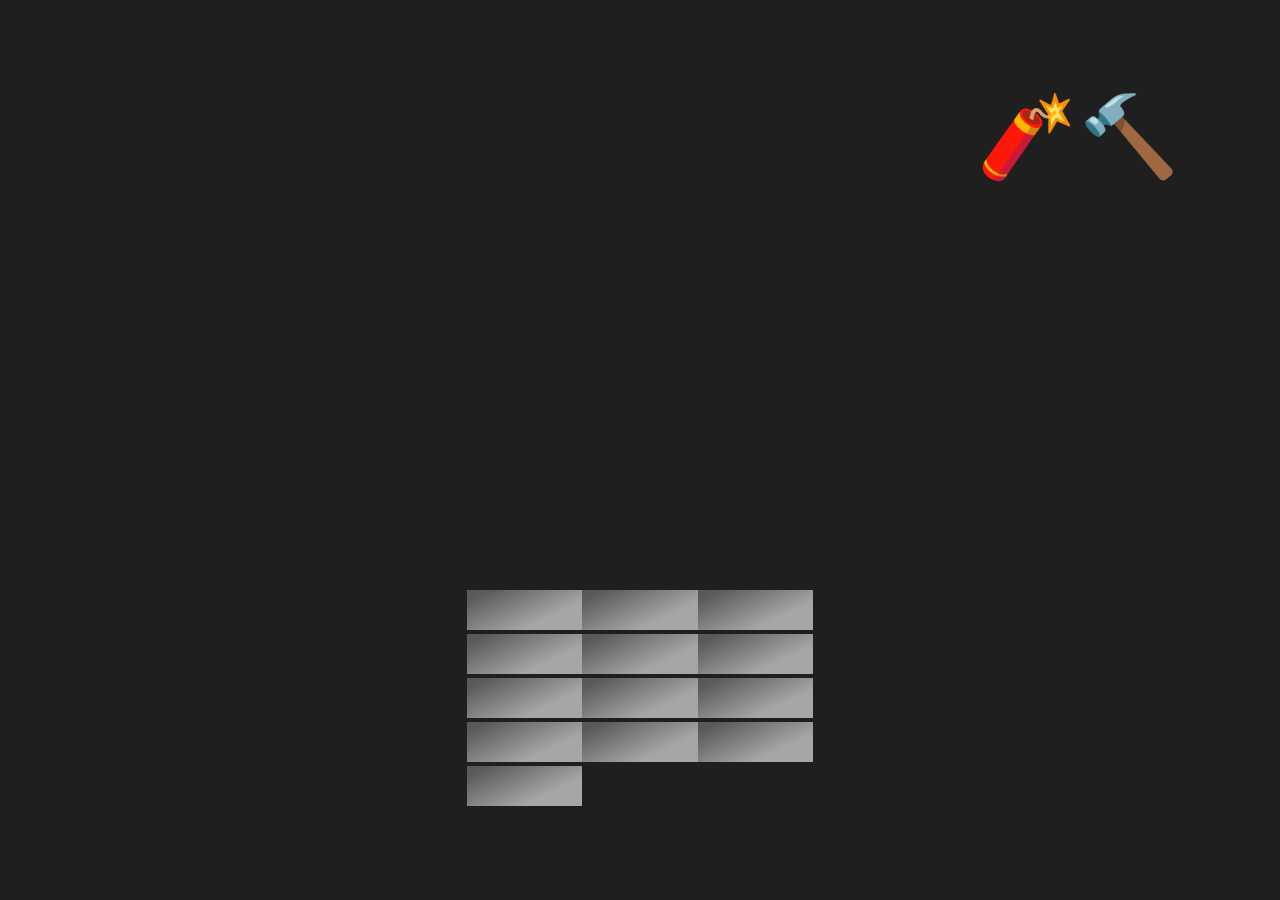
<file: build-brick-and-break.html>
<!DOCTYPE html>
<html>
<head>
  <title>Build brick and break</title>
  <meta http-equiv="Content-Type" content="text/html; charset=utf-8" />
  <link id="fav" rel="shortcut icon" type="image/x-icon" href="data:image/x-icon;,">
  <link rel="stylesheet" type="text/css" href="./build-brick-and-break.data.css">
</head>
<body>
  <script type="module">
    import { build, repair, destroy } from './build-brick-and-break.js'
    build(54)
    const body = document.querySelector('body')
    const tools = document.createElement('section')
    tools.id = 'tools'
    body.append(tools)
    const dynamite = document.createElement('span')
    dynamite.id = 'dynamite'
    dynamite.textContent = '🧨'
    dynamite.addEventListener('click', destroy)
    const hammer = document.createElement('span')
    hammer.id = 'hammer'
    hammer.textContent = '🔨'
    hammer.addEventListener('click', () => repair(...reparations))
    tools.append(dynamite, hammer)
    const random = (min, max) => {
      min = Math.ceil(min)
      max = Math.floor(max)
      return Math.floor(Math.random() * (max - min + 1)) + min
    }
    const randomBricks = [...Array(15).keys()].map((e) => `brick-${random(1, 54)}`)
    const reparations = [...new Set(['brick-26', ...randomBricks])]
    body.dataset.reparations = reparations
  </script>
</body>
</html>
</file>
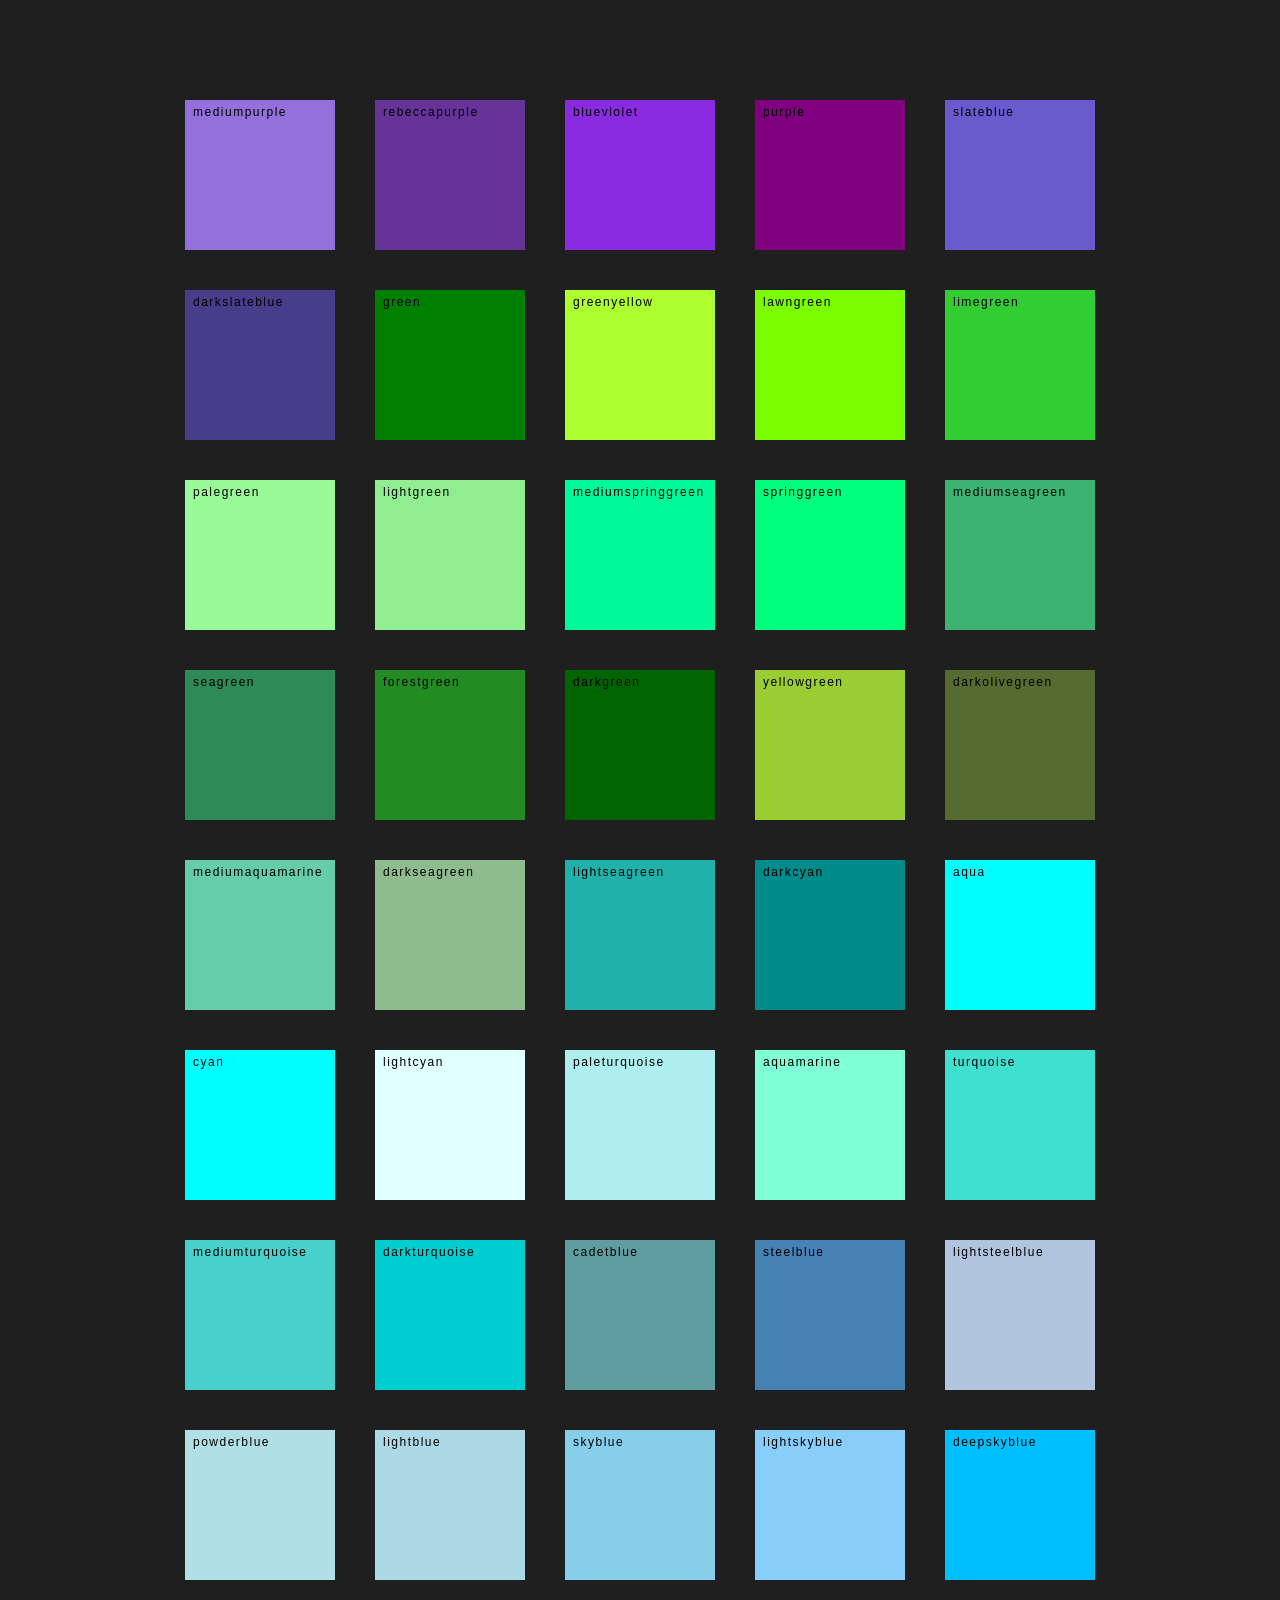
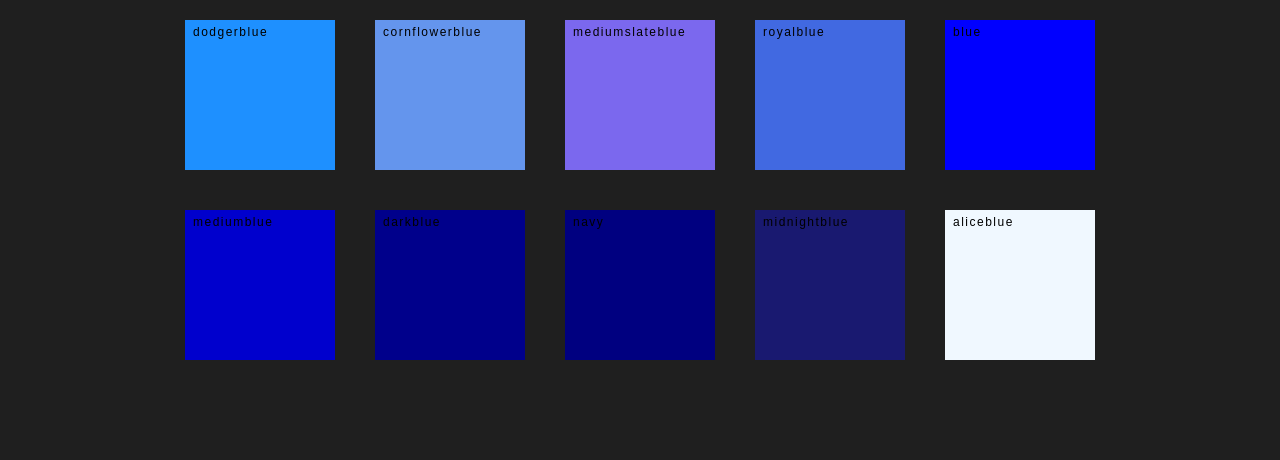
<file: fifty-shades-of-cold.html>
<!DOCTYPE html>
<html>

<head>
  <title>Fifty shades of cold</title>
  <meta http-equiv="Content-Type" content="text/html; charset=utf-8" />
  <link id="fav" rel="shortcut icon" type="image/x-icon" href="data:image/x-icon;,">
  <link rel="stylesheet" type="text/css" href="./fifty-shades-of-cold.data.css">

</head>

<body>
  <script type="module">

    import { generateClasses, generateColdShades, choseShade } from './fifty-shades-of-cold.js'

    generateClasses()
    generateColdShades()

    const divs = [...document.querySelectorAll('div')]
    divs.map((d) => {
      d.addEventListener('click', () => choseShade(d.textContent))
    })

  </script>
</body>

</html>
</file>
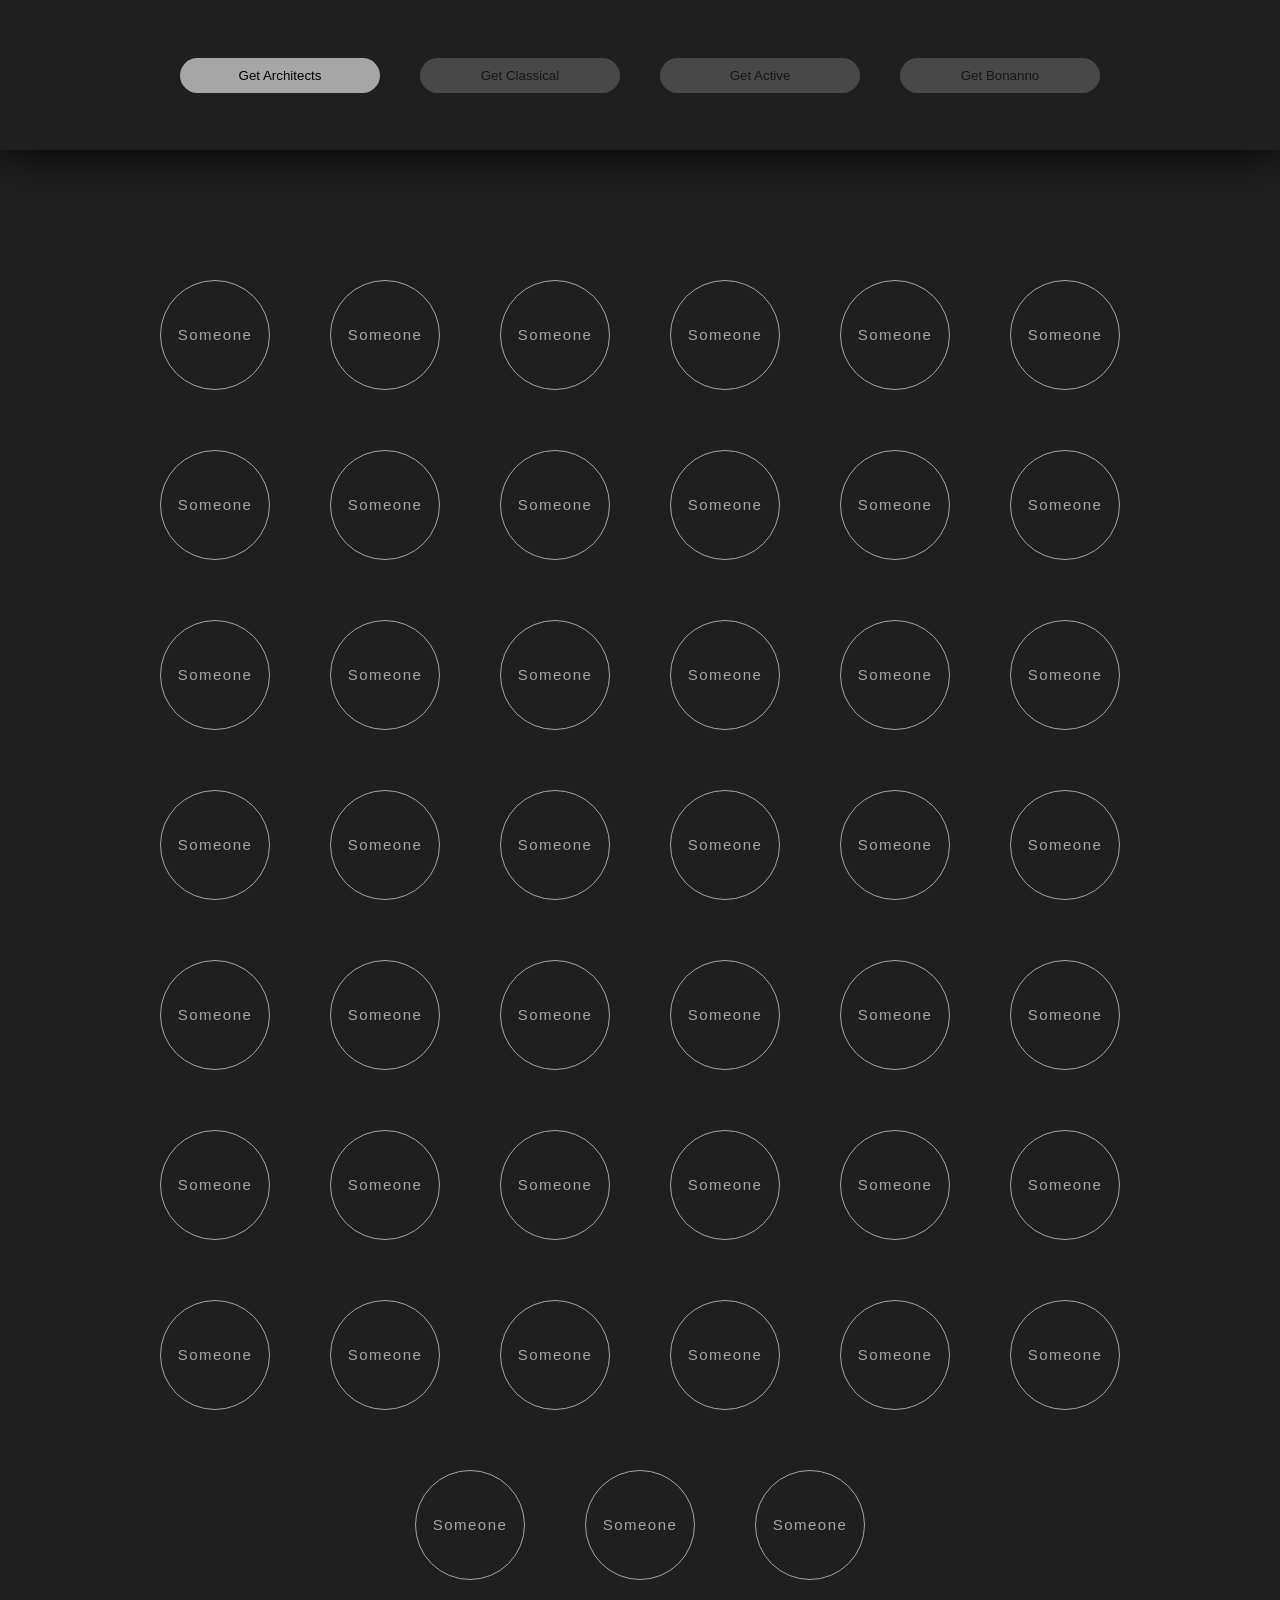
<file: get-them-all.html>
<!DOCTYPE html>
<html>

<head>
  <title>Get them all</title>
  <meta http-equiv="Content-Type" content="text/html; charset=utf-8" />
  <link id="fav" rel="shortcut icon" type="image/x-icon" href="data:image/x-icon;,">
  <link rel="stylesheet" type="text/css" href="./get-them-all.data.css">
</head>

<body>
  <script type="module">

    import { people } from './get-them-all.data.js'
    import {
      getBonannoPisano,
      getActive,
      getArchitects,
      getClassical,
    } from './get-them-all.js'

    const body = document.querySelector('body')

    const shuffle = (array) => {
      const test = array.length - 1
      for (let i = test; i > 0; i--) {
        const j = Math.floor(Math.random() * i)
        const temp = array[i]
        array[i] = array[j]
        array[j] = temp
      }
      return array
    }

    shuffle(people).map(({ id, classe, address, plans, tag, active }) => {
      const people = document.createElement(tag)
      people.id = id
      people.textContent = 'Someone'
      people.className = `${classe} ${active ? 'active' : ''}`
      body.append(people)
    })

    const buttonsContainer = document.createElement('div')
    buttonsContainer.id = 'buttons'
    body.append(buttonsContainer)

    const buttons = [
      { name: 'Architect', action: getArchitects },
      { name: 'Classical', action: getClassical },
      { name: 'Active', action: getActive },
      { name: 'Bonanno', action: getBonannoPisano },
    ]

    buttons.forEach(({ name, action }, i) => {
      const btn = document.createElement('button')
      btn.id = `btn${name}`
      btn.textContent = `Get ${name}${i === 0 ? 's' : ''}`

      if (i > 0) {
        btn.className = 'disabled'
      }

      btn.addEventListener('click', () => {
        const [targetted, others] = action()

        if (name === 'Bonanno') {
          targetted.textContent = targetted.id.replace('P', ' P')
          targetted.classList.add('found')
        } else {
          targetted.forEach((t) => {
            t.textContent = name
          })
        }

        others.forEach((o) => {
          o.style.opacity = 0.2
        })

        btn.className = 'disabled'

        const last = i + 1 === buttons.length
        if (last) return
        const next = document.getElementById(`btn${buttons[i + 1].name}`)
        next.classList.remove('disabled')
      })

      buttonsContainer.append(btn)
    })

  </script>
</body>

</html>
</file>
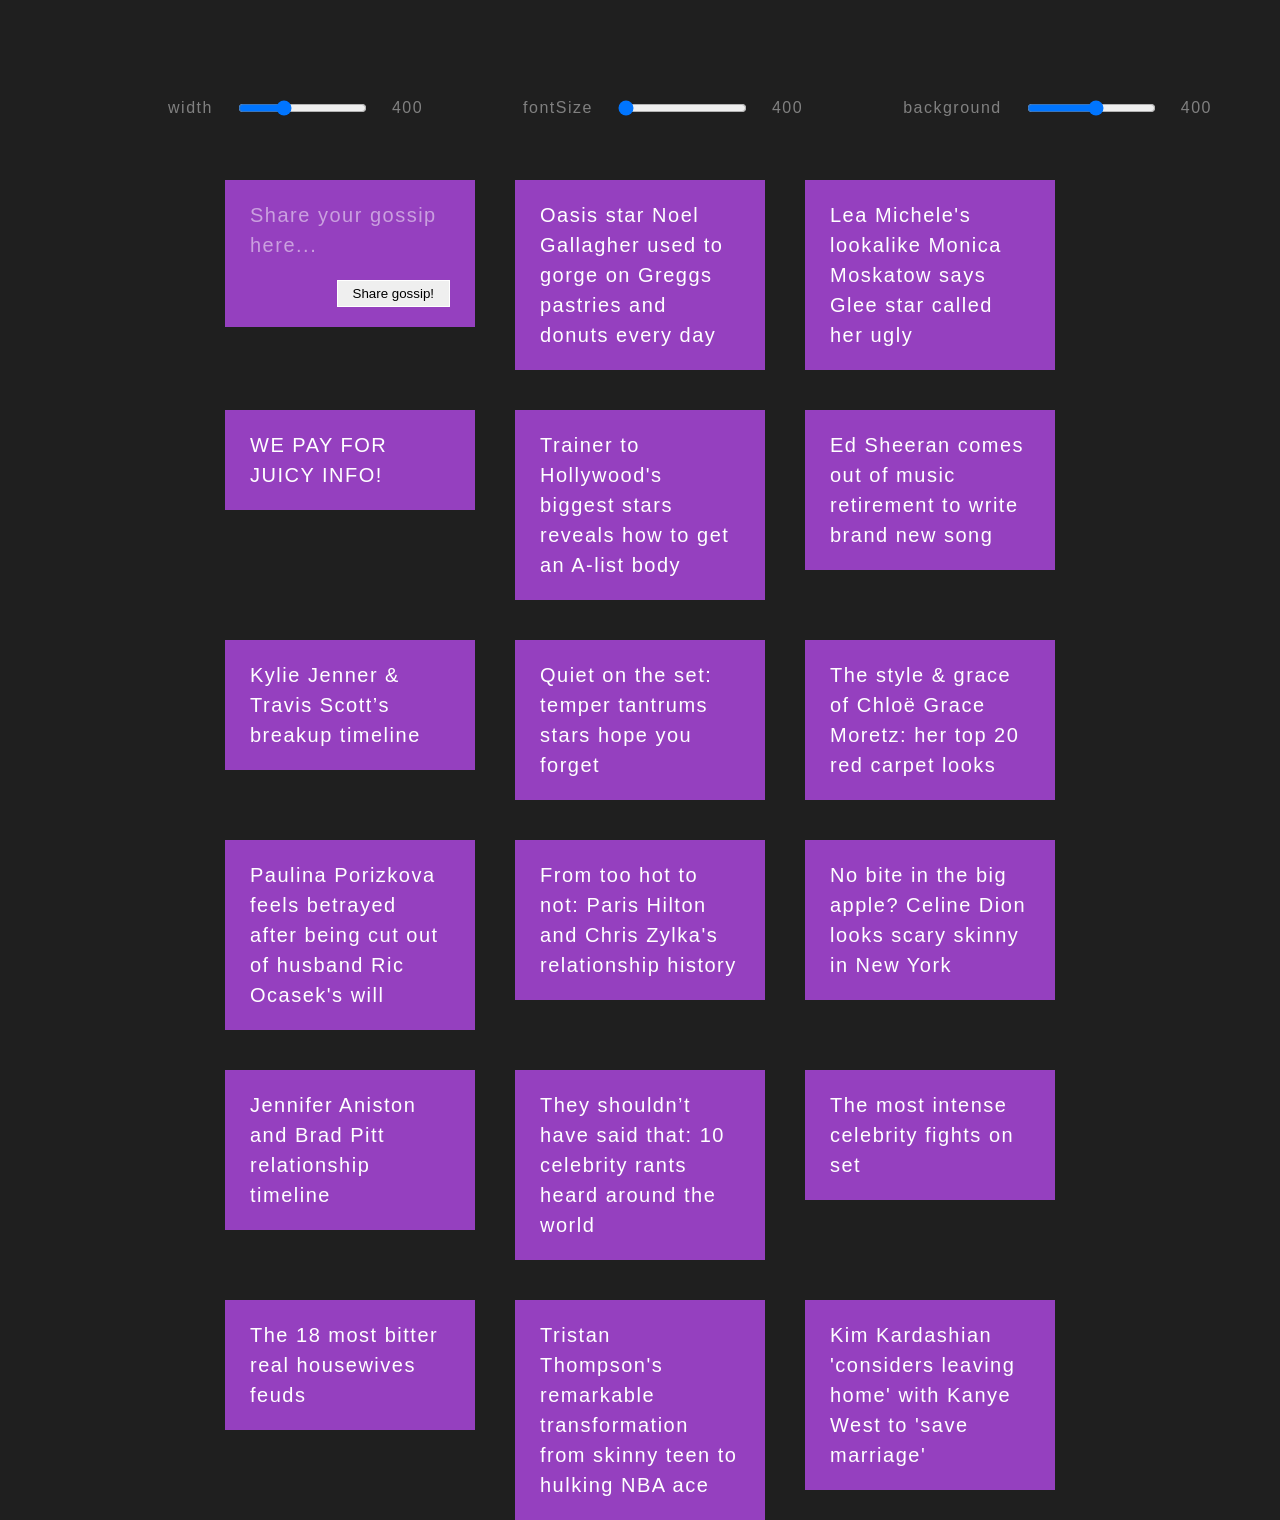
<file: gossip-grid.html>
<!DOCTYPE html>
<html>

<head>
  <title>Gossip grid</title>
  <meta http-equiv="Content-Type" content="text/html; charset=utf-8" />
  <link id="fav" rel="shortcut icon" type="image/x-icon" href="data:image/x-icon;,">
  <link rel="stylesheet" type="text/css" href="./gossip-grid.data.css">
</head>

<body>
  <script type="module">

    import { grid } from './gossip-grid.js'

    grid()

  </script>
</body>

</html>
</file>
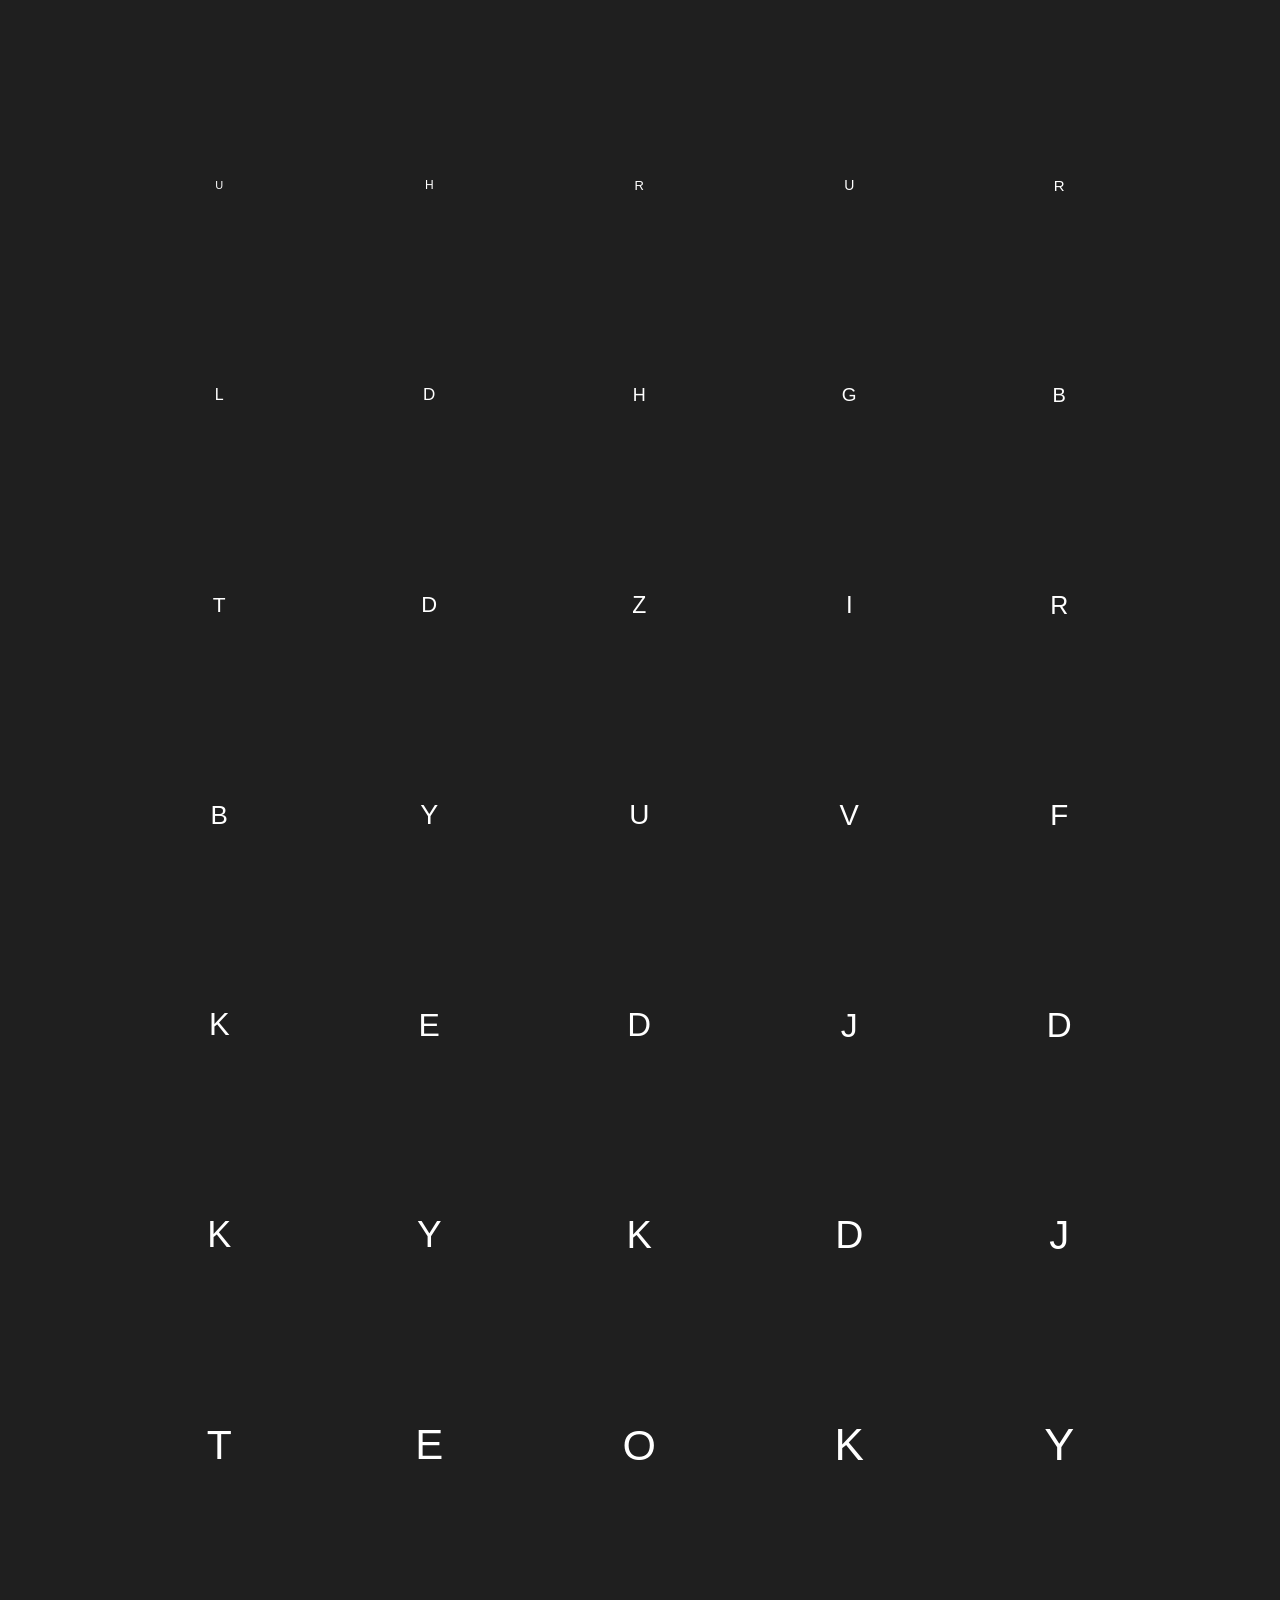
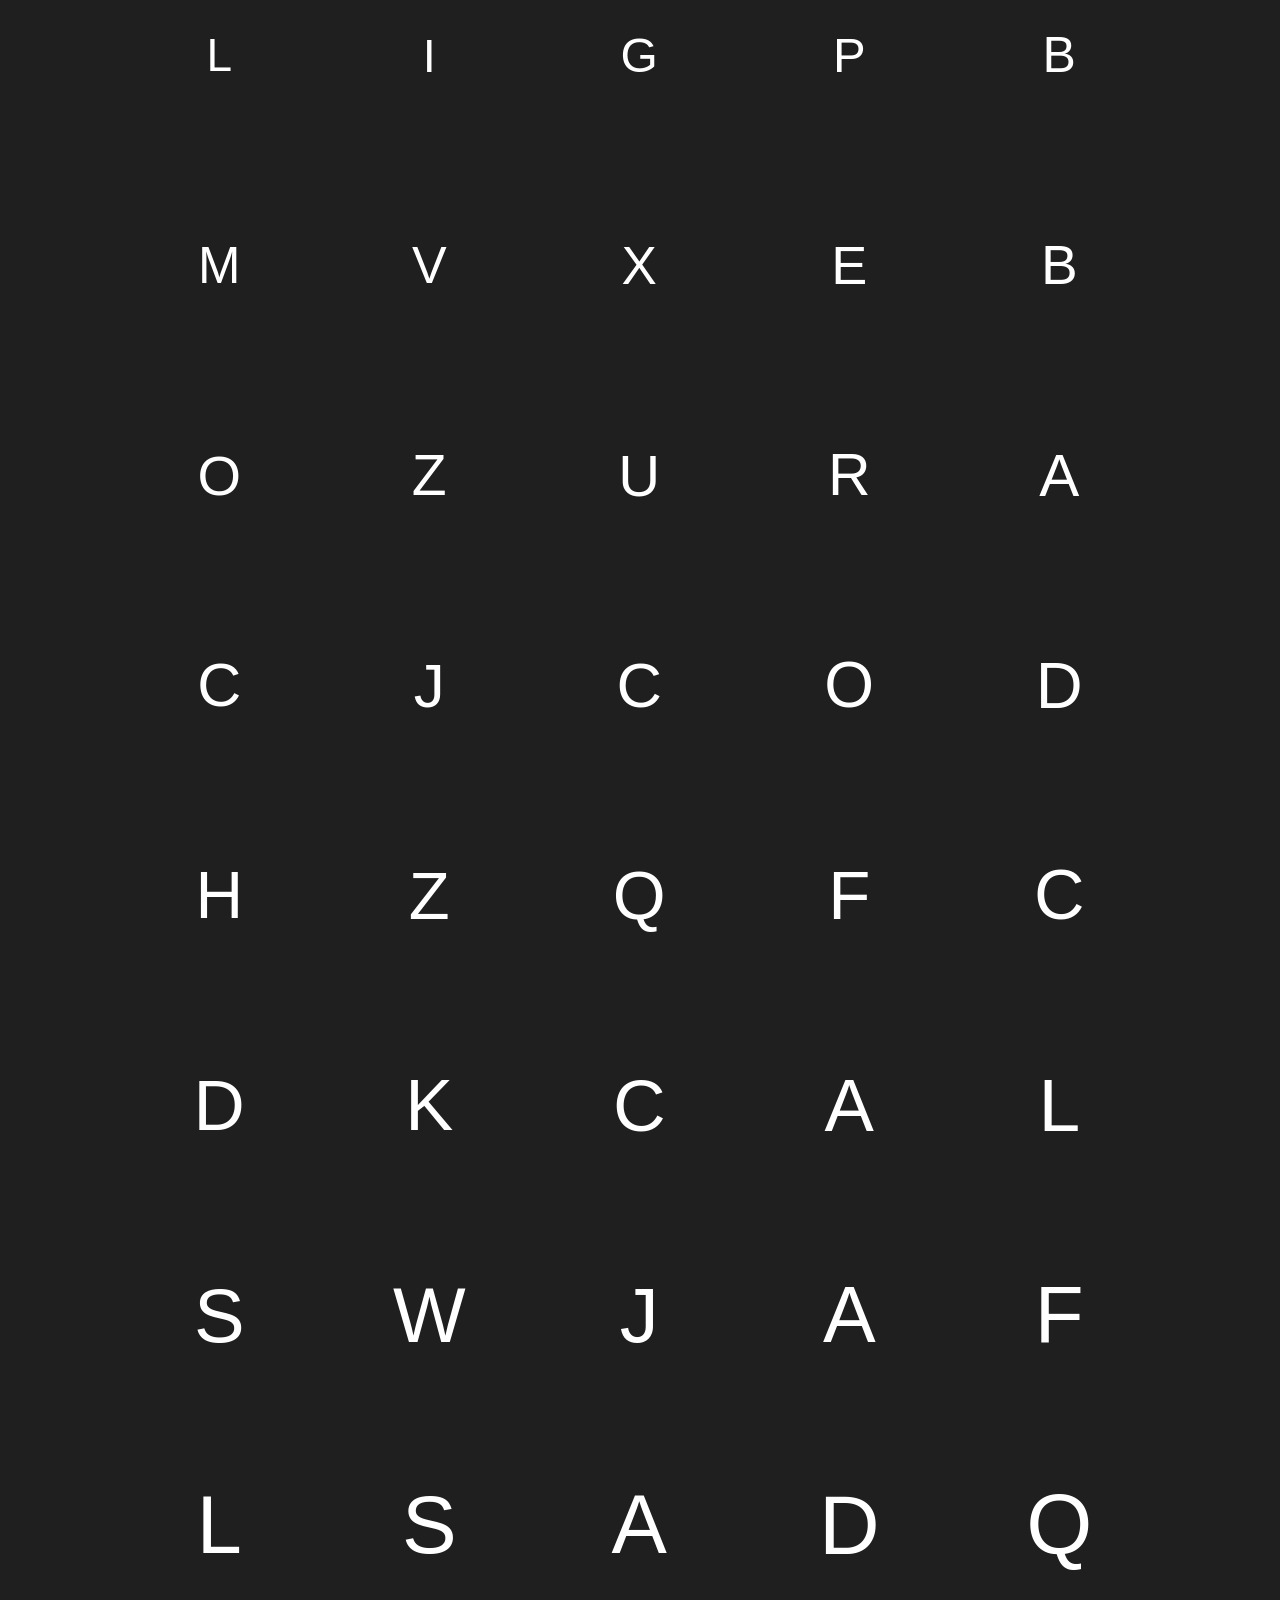
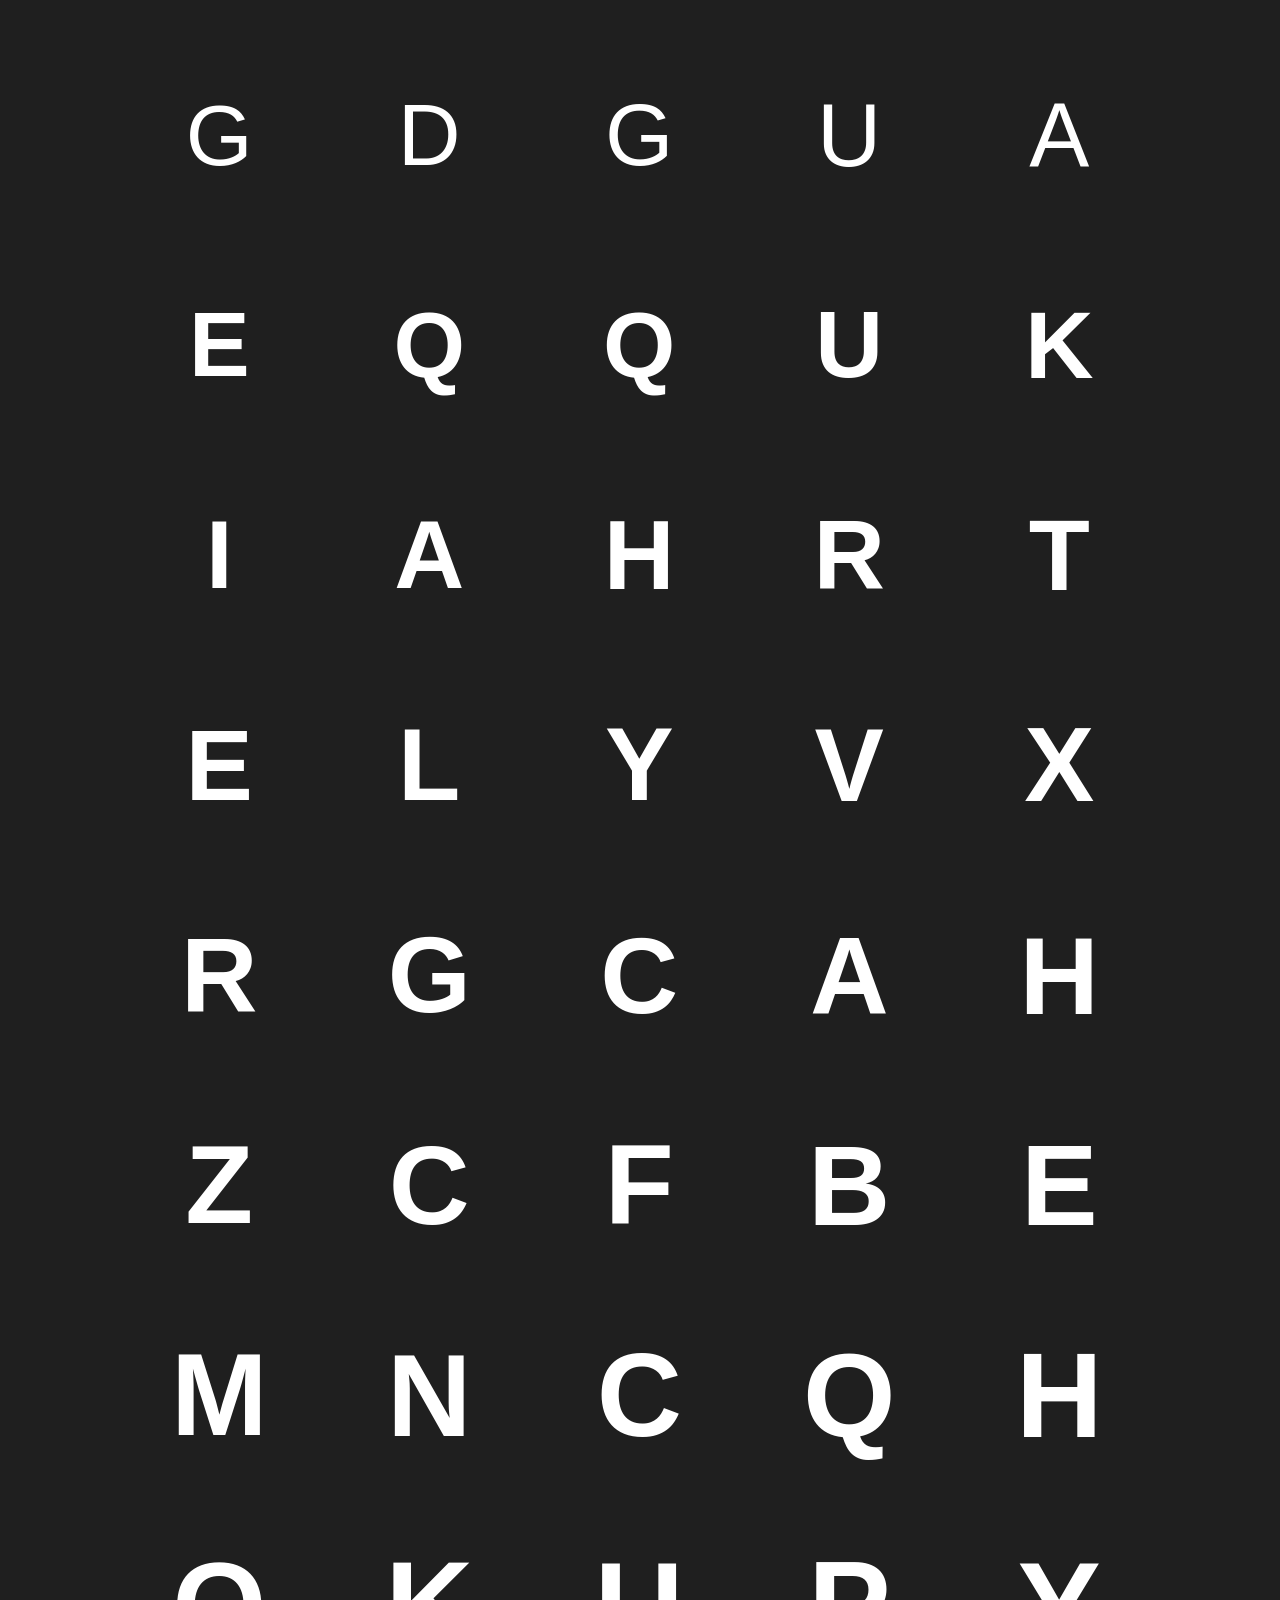
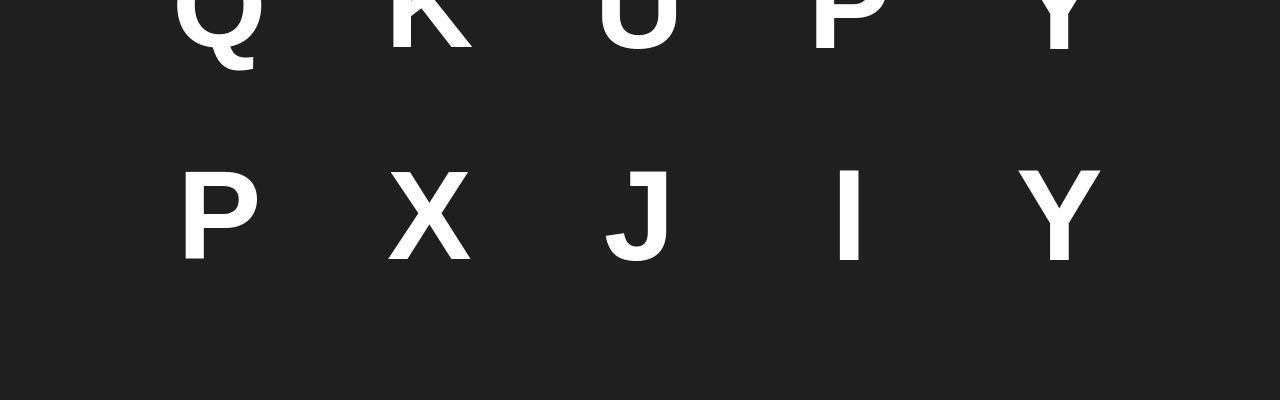
<file: harder-bigger-bolder-stronger.html>
<!DOCTYPE html>
<html>

<head>
  <title>Harder, bigger, bolder, stronger</title>
  <meta http-equiv="Content-Type" content="text/html; charset=utf-8" />
  <link id="fav" rel="shortcut icon" type="image/x-icon" href="data:image/x-icon;,">
  <link rel="stylesheet" type="text/css" href="./harder-bigger-bolder-stronger.data.css">
</head>

<body>
  <script type="module">

    import { generateLetters } from './harder-bigger-bolder-stronger.js'

    generateLetters()

  </script>
</body>

</html>
</file>
<file: build-brick-and-break.data.css>
:root {
    --background: hsl(0, 0%, 12%);
    --text: hsl(0, 0%, 80%);
    --clear: hsl(0, 0%, 65%);
    --disabled: hsl(0, 0%, 35%);
    --purple: #bb73e6;
  }
  * {
    margin: 0;
    padding: 0;
    box-sizing: border-box;
  }
  body {
    font-family: sans-serif;
    letter-spacing: 1.5px;
    background: var(--background);
    display: flex;
    flex-wrap: wrap;
    align-content: flex-end;
    height: 100vh;
    color: var(--text);
    padding: 10vh 36.5vw;
  }
  div {
    text-align: center;
    font-size: 10px;
    width: 9vw;
    display: inline-flex;
    justify-content: center;
    align-items: center;
    height: 4.44vh;
    background: linear-gradient(-25deg, var(--clear) 30%, var(--disabled) 90%);
  }
  #tools {
    position: fixed;
    right: 100px;
    font-size: 80px;
    cursor: pointer;
    user-select: none;
  }
  [data-repaired='true'] {
    color: hsl(275, 100%, 50%);
  }
  [data-repaired='true']:after {
    content: '-repaired';
  }
  [data-repaired='in progress'] {
    color: black;
  }
  [data-repaired='in progress']:after {
    content: '-in progress';
  }
</file>
<file: fifty-shades-of-cold.data.css>
:root {
  --background: hsl(0, 0%, 12%);
  --text: hsl(0, 0%, 80%);
  --clear: hsl(0, 0%, 65%);
  --disabled: hsl(0, 0%, 35%);
  --purple: #bb73e6;
}

* {
  margin: 0;
  padding: 0;
  box-sizing: border-box;
}

body {
  font-family: sans-serif;
  letter-spacing: 1.5px;
  background: var(--background);
  display: flex;
  flex-wrap: wrap;
  justify-content: center;
  align-content: center;
  width: 100vw;
  padding: 5rem;
  font-size: 12px;
}

div {
  cursor: pointer;
  width: 150px;
  height: 150px;
  margin: 20px;
  padding: 5px 8px;
}
</file>
<file: get-them-all.data.css>
:root {
    --background: hsl(0, 0%, 12%);
    --text: hsl(0, 0%, 80%);
    --clear: hsl(0, 0%, 65%);
    --disabled: hsl(0, 0%, 35%);
    --purple: #bb73e6;
  }
  
  * {
    margin: 0;
    padding: 0;
    box-sizing: border-box;
  }
  
  body {
    font-family: sans-serif;
    letter-spacing: 1.5px;
    background: var(--background);
    display: flex;
    flex-wrap: wrap;
    padding: 100px;
    justify-content: center;
    align-items: center;
    font-size: 15px;
    margin-top: 150px;
  }
  
  button {
    outline: none;
    border: none;
  }
  
  #buttons {
    position: fixed;
    display: flex;
    justify-content: center;
    align-items: center;
    width: 100%;
    top: 0;
    height: 150px;
    background: var(--background);
    box-shadow: 0 0 50px black;
  }
  
  #buttons * {
    margin: 0 20px;
    padding: 10px 20px;
    background: var(--clear);
    border-radius: 20px;
    cursor: pointer;
    user-select: none;
    width: 200px;
    text-align: center;
  }
  
  .disabled {
    pointer-events: none;
    opacity: 0.3;
  }
  
  a,
  span {
    min-width: 110px;
    min-height: 110px;
    width: 5vw;
    height: 5vw;
    border-radius: 50%;
    display: flex;
    align-items: center;
    justify-content: center;
    flex-direction: column;
    text-align: center;
    border: solid 1px var(--clear);
    line-height: 22px;
    padding: 10px;
    color: var(--clear);
    margin: 30px;
  }
  
  .found {
    box-shadow: 8px 8px 15px rgba(0, 0, 0, 0.6),
      -10px -10px 15px rgba(255, 255, 255, 0.074);
    border: none;
    background: var(--purple);
    color: var(--background);
  }
</file>
<file: gossip-grid.data.css>
:root {
  --background: hsl(0, 0%, 12%);
  --text: hsl(0, 0%, 80%);
  --clear: hsl(0, 0%, 65%);
  --disabled: hsl(0, 0%, 35%);
  --purple: #bb73e6;
}

* {
  margin: 0;
  padding: 0;
  box-sizing: border-box;
}

body {
  font-family: sans-serif;
  letter-spacing: 1.5px;
  background: var(--background);
  display: flex;
  flex-wrap: wrap;
  justify-content: center;
  width: 100vw;
  height: 100vh;
  padding: 10rem;
  align-items: flex-start;
}

.gossip {
  background: hsl(280, 50%, 50%);
  margin: 20px;
  width: 250px;
  padding: 20px 25px;
  line-height: 30px;
  font-size: 20px;
  word-break: break-word;
  color: white;
  display: flex;
  justify-content: space-between;
  flex-direction: column;
}

.gossip:first-letter {
  text-transform: uppercase;
}

.ranges {
  position: fixed;
  top: 5rem;
  display: flex;
}

.range {
  display: flex;
  justify-content: center;
  align-items: center;
  color: var(--clear);
  font-family: monospace;
}

.range label,
.range span {
  width: 100px;
}

.range label {
  text-align: right;
}

input {
  margin: 20px 25px;
}

textarea {
  height: 100%;
  width: 100%;
  max-width: 100%;
  outline: none;
  border: none;
  font-family: inherit;
  font-size: inherit;
  line-height: inherit;
  letter-spacing: inherit;
  color: inherit;
  background-color: transparent;
  padding: 0;
  margin: 0;
  resize: none;
}

textarea::placeholder {
  color: rgba(255, 255, 255, 0.5);
}

button {
  margin-top: 20px;
  text-align: right;
  border: solid 1px white;
  align-self: flex-end;
  padding: 5px 15px;
  cursor: pointer;
}

.fade-in {
  animation: fade-in 0.75s;
}

@keyframes fade-in {
  from {
    opacity: 0%;
  }
  to {
    opacity: 100%;
  }
}
</file>
<file: harder-bigger-bolder-stronger.data.css>
:root {
  --background: hsl(0, 0%, 12%);
  --text: hsl(0, 0%, 80%);
  --clear: hsl(0, 0%, 65%);
  --disabled: hsl(0, 0%, 35%);
  --purple: #bb73e6;
}

* {
  margin: 0;
  padding: 0;
  box-sizing: border-box;
}

body {
  font-family: sans-serif;
  letter-spacing: 1.5px;
  background: var(--background);
  display: flex;
  flex-wrap: wrap;
  justify-content: center;
  align-content: center;
  width: 100vw;
  padding: 5rem;
  font-size: 12px;
}

div {
  display: flex;
  justify-content: center;
  align-items: center;
  margin: 5px;
  width: 200px;
  height: 200px;
  color: white;
}
</file>
